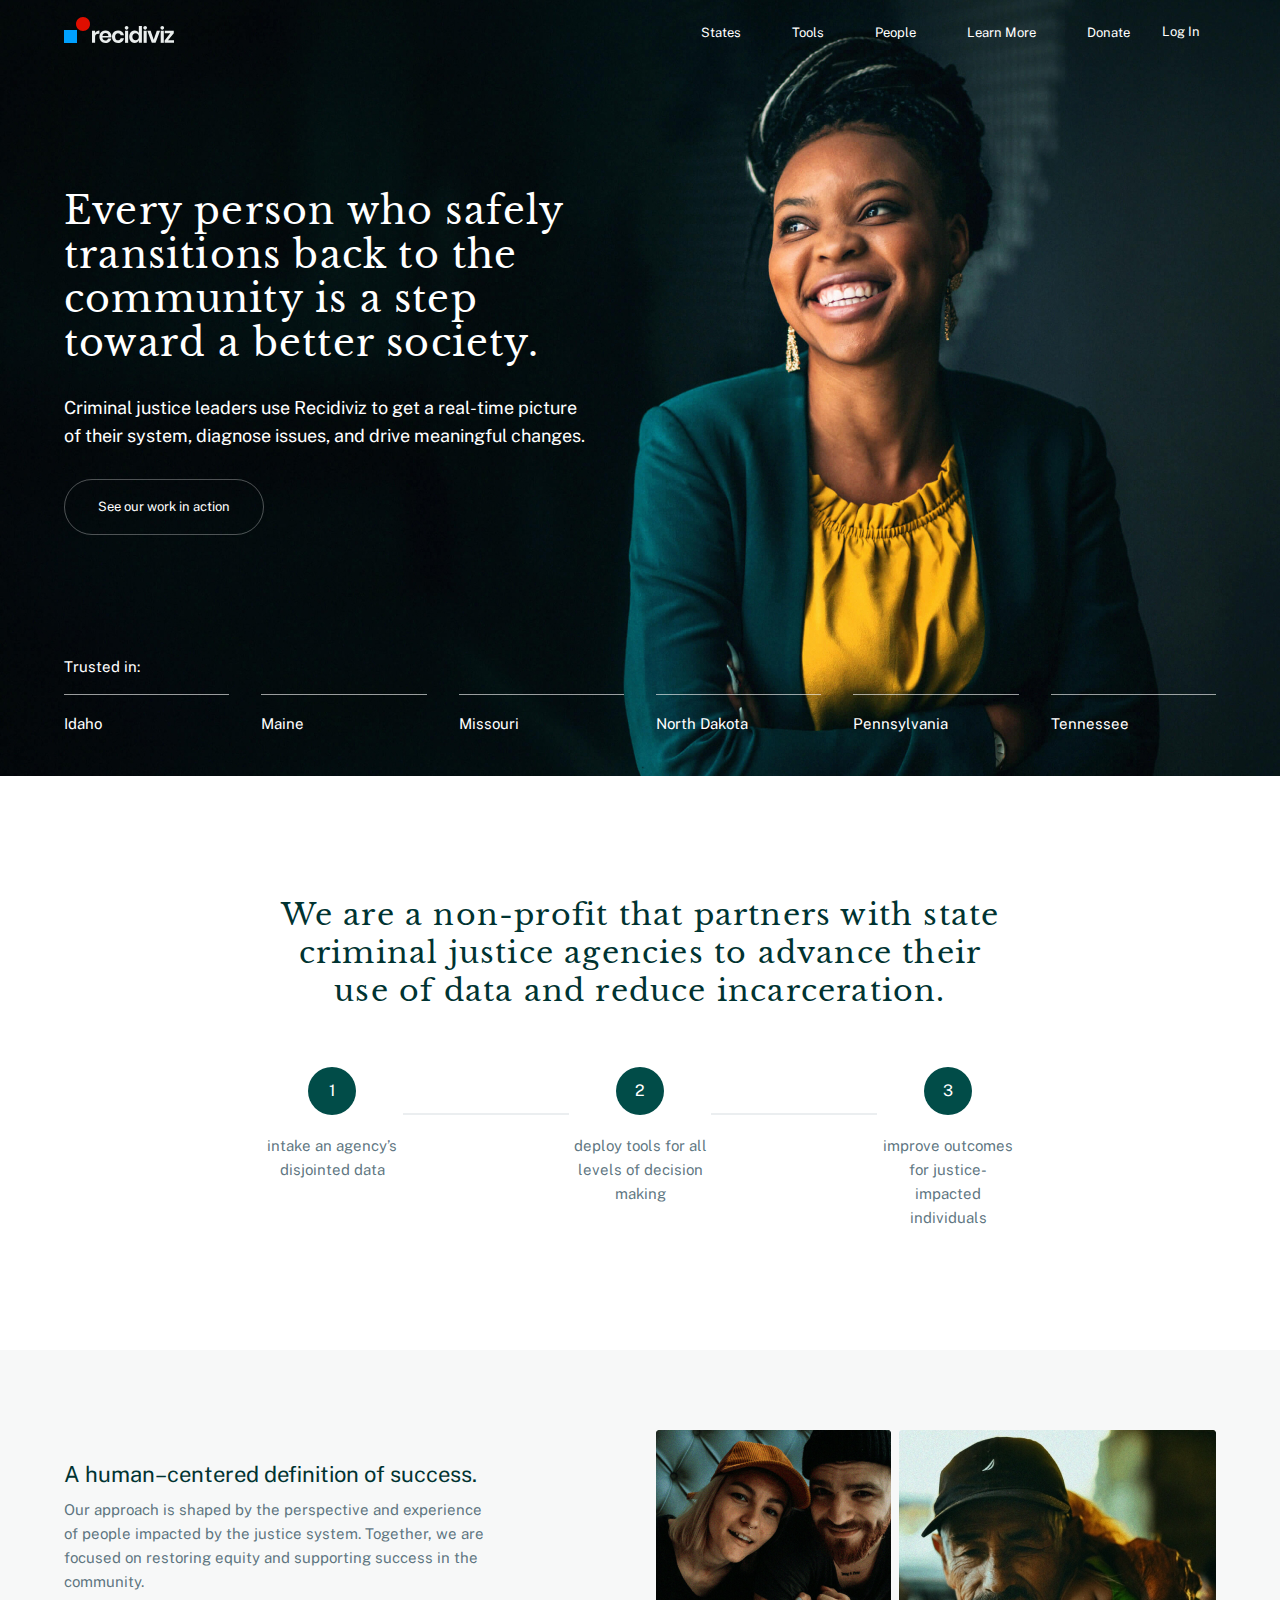
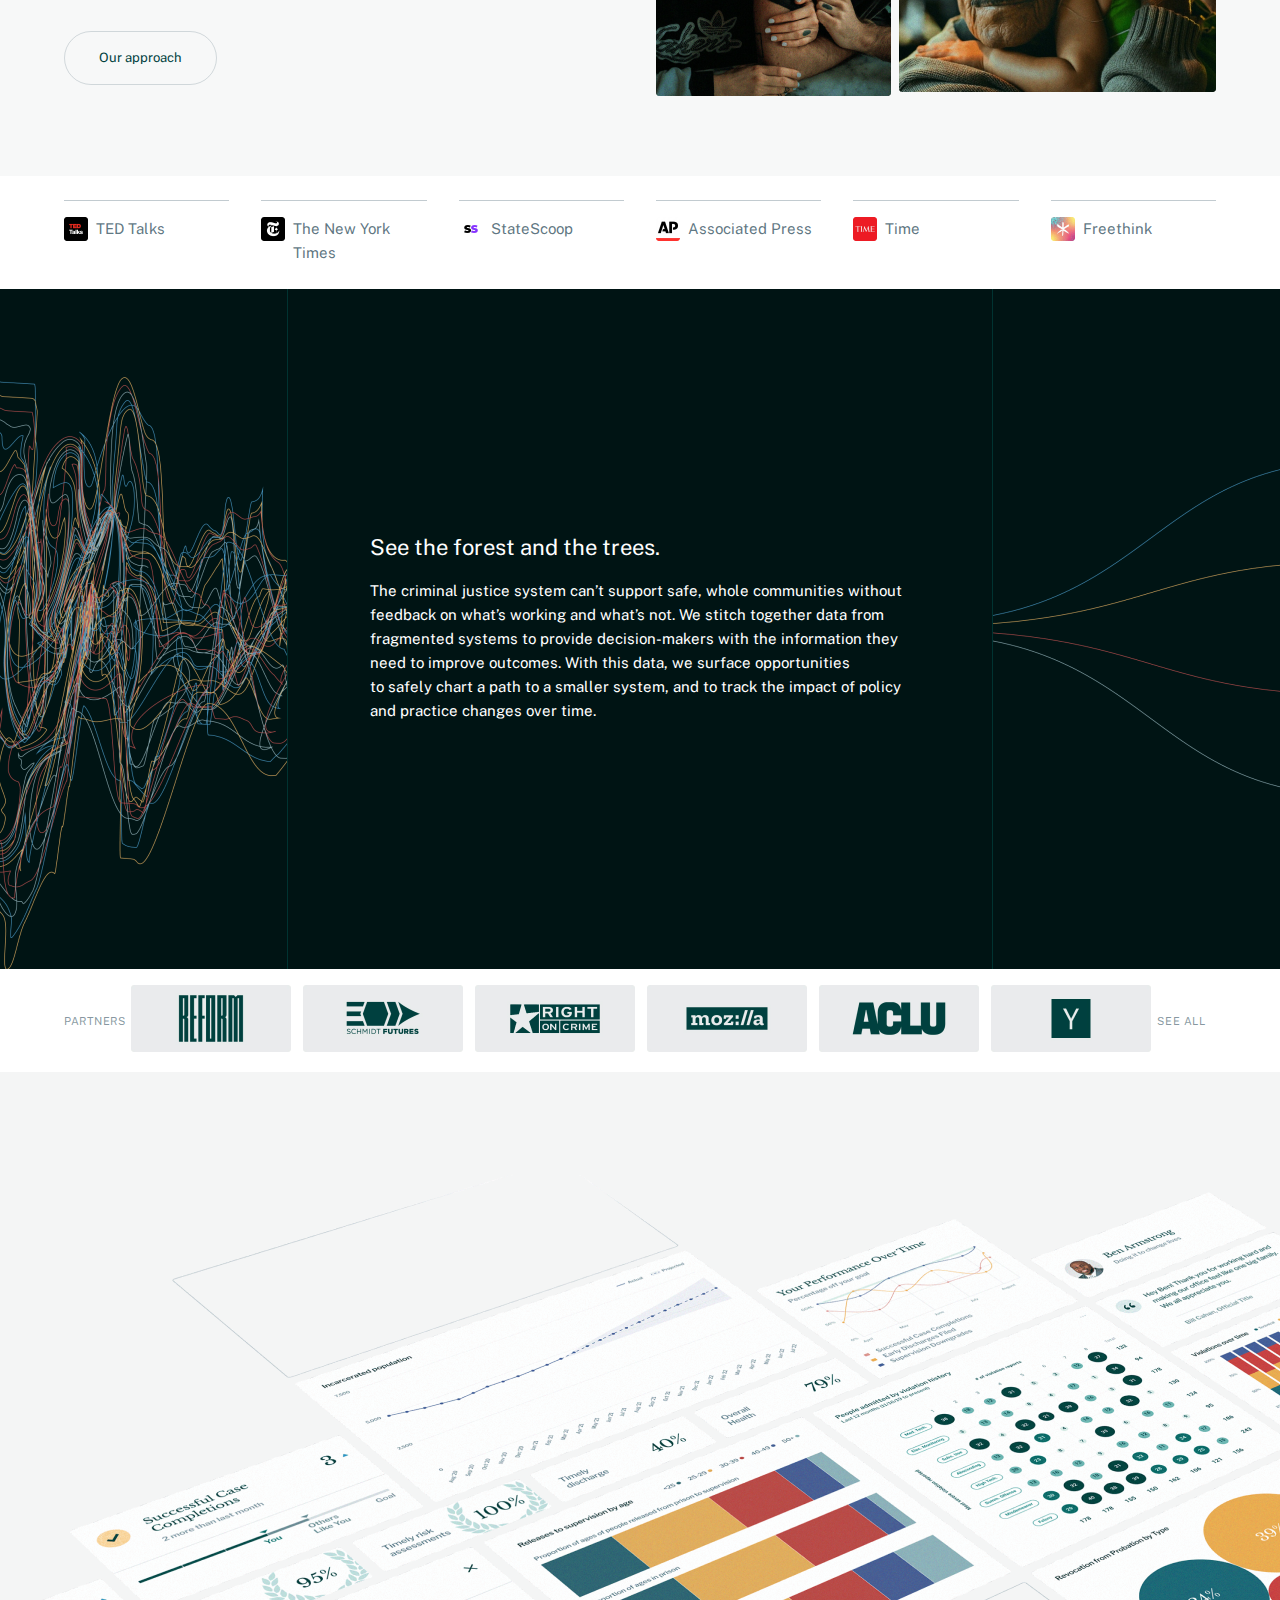
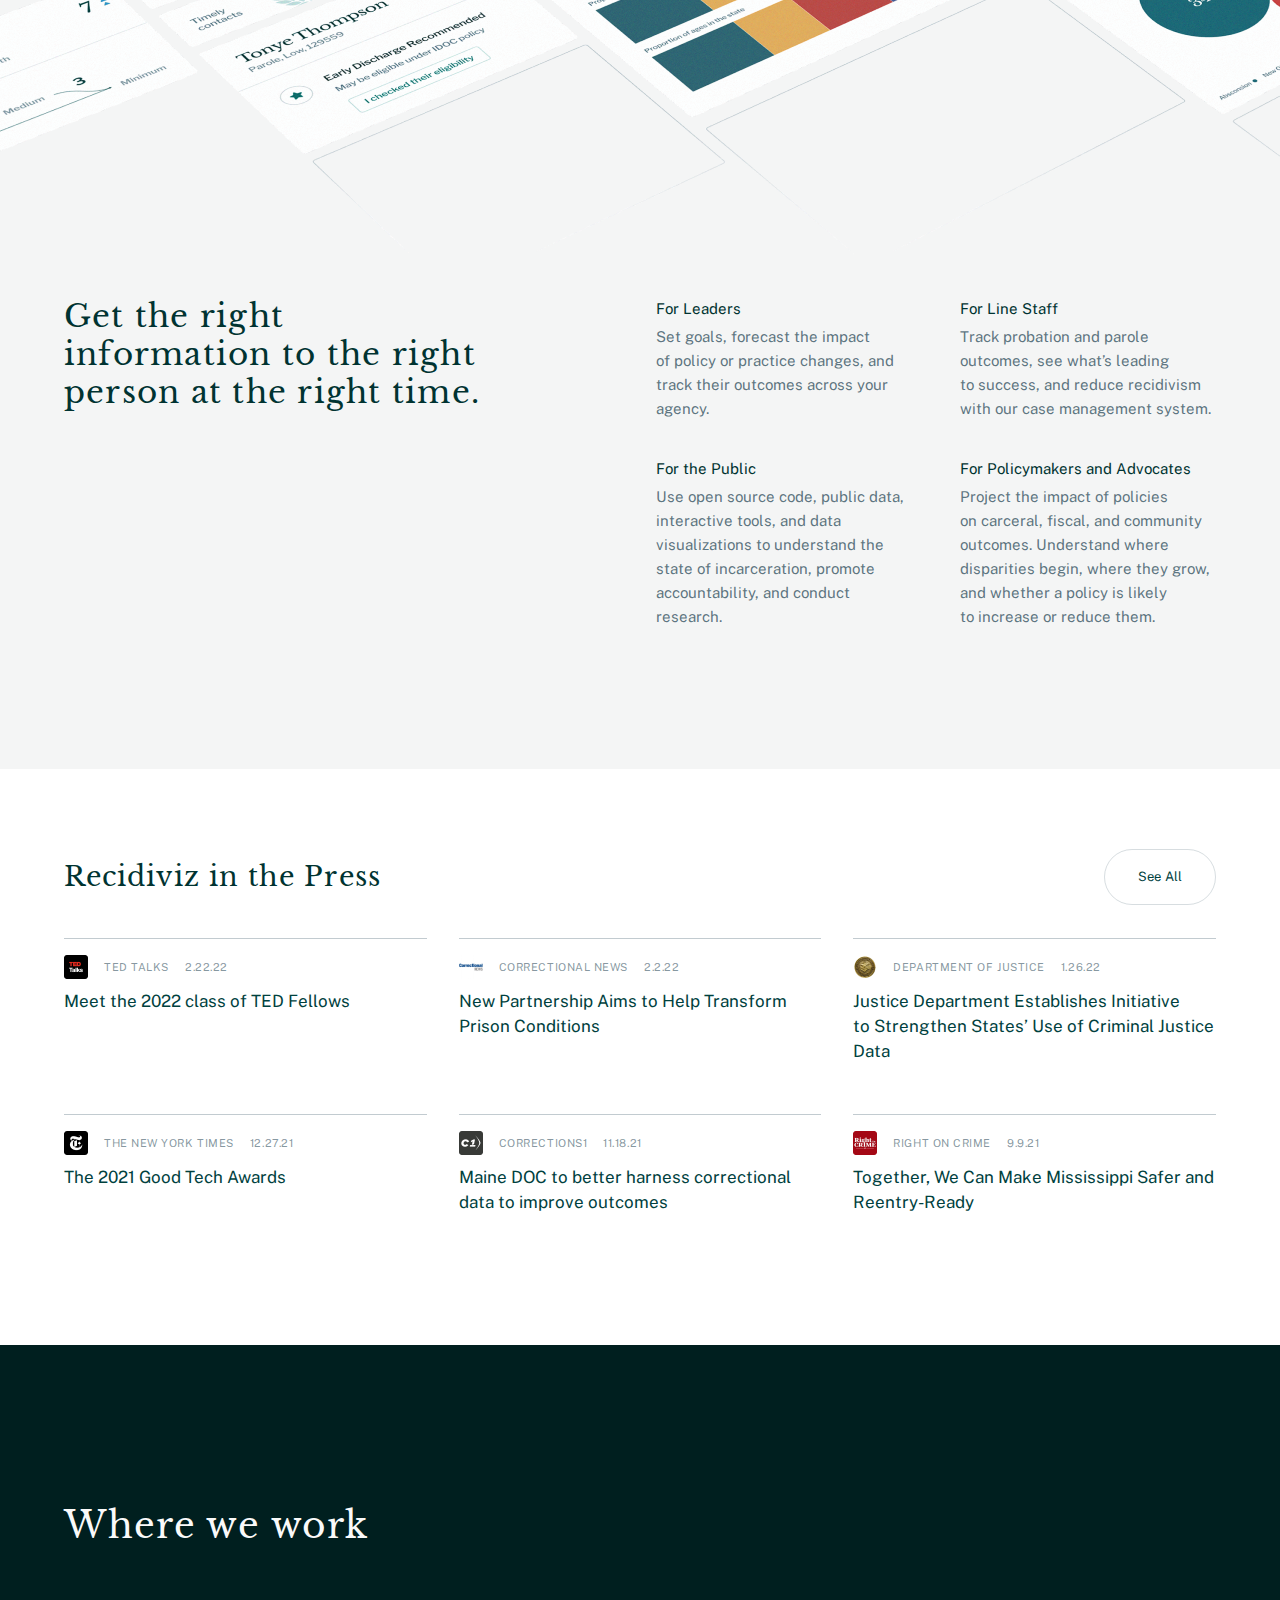
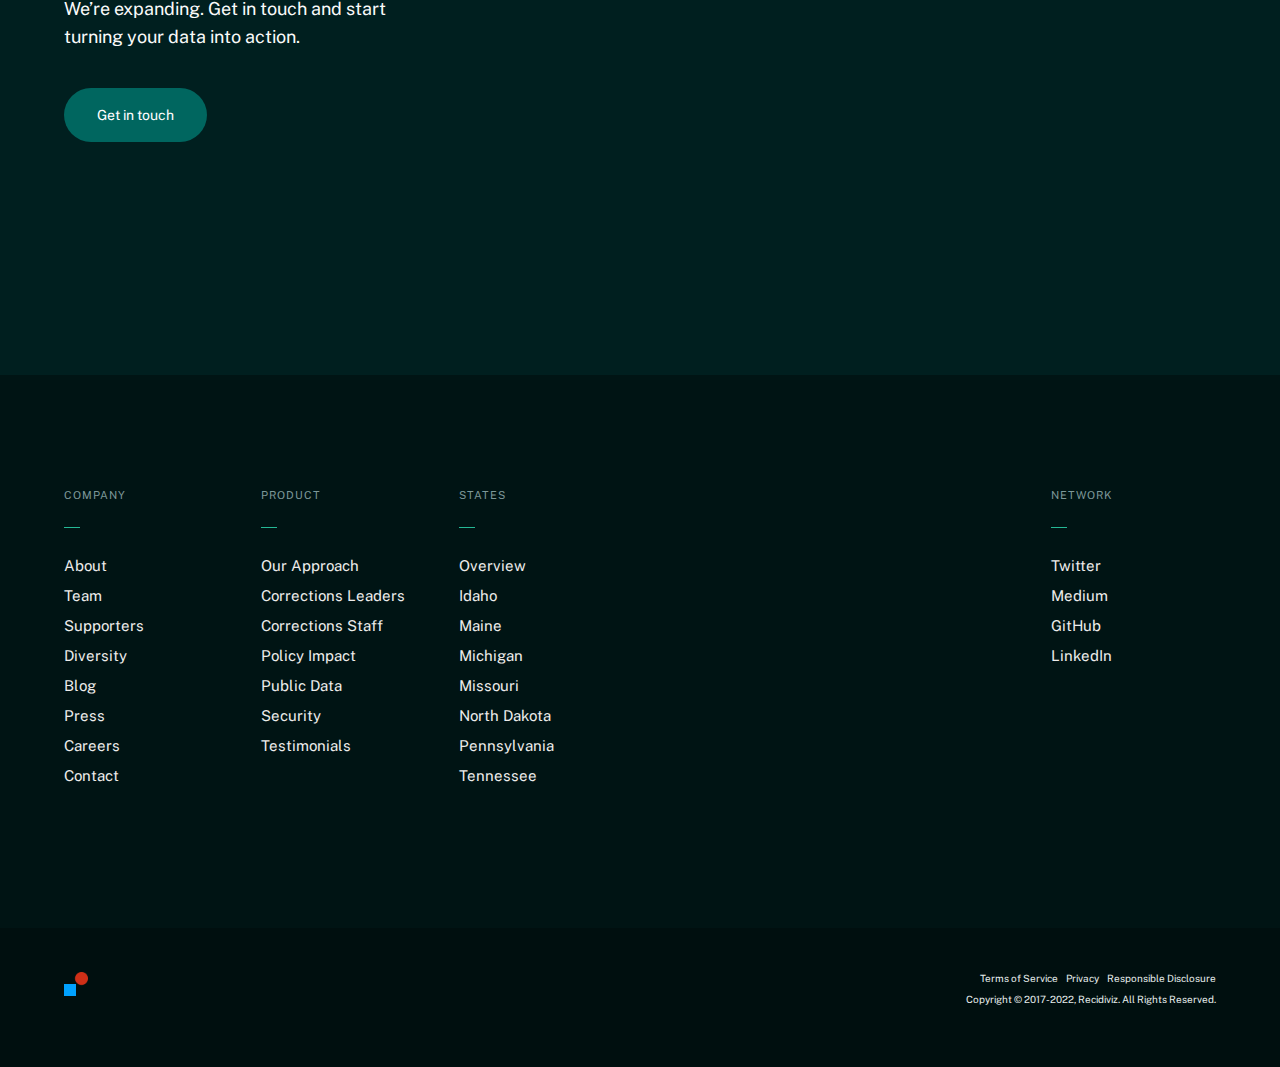
<file: index.html>
<!DOCTYPE html>
<html lang="ru" class="page">

<head>
  <meta charset="utf-8">
  <meta http-equiv="X-UA-Compatible" content="ie=edge">
  <meta name="viewport" content="width=device-width, initial-scale=1">
  <meta name="robots" content="noindex">
  <meta name="description" content="iwdath practice #7 [Responsive Web, BEM, SCSS, Gulp]">
  <meta property="og:site_name" content="Recidiviz">
  <meta property="og:url" content="https://iwdath.github.io/recidiviz/">
  <meta property="og:title" content="Recidiviz">
  <meta property="og:description" content="iwdath practice #7 [Responsive Web, BEM, SCSS, Gulp]">
  <meta property="og:image" content="https://iwdath.github.io/recidiviz/opengraph.png">
  <meta property="og:image:width" content="1200">
  <meta property="og:image:height" content="630">
  <meta property="og:image:type" content="image/png">
  <meta property="og:type" content="website">
  <meta name="twitter:card" content="summary_large_image">
  <meta name="twitter:title" content="Recidiviz">
  <meta name="twitter:description" content="iwdath practice #7 [Responsive Web, BEM, SCSS, Gulp]">
  <meta name="twitter:image" content="https://iwdath.github.io/recidiviz/opengraph.png">
  <link rel="canonical" href="https://iwdath.github.io/recidiviz/">
  <link rel="icon" href="favicon.svg" type="image/svg+xml">
  <title>Recidiviz</title>
  <link rel="preload" href="fonts/PublicSansRegular.woff2" as="font" type="font/woff2" crossorigin>
  <link rel="preload" href="fonts/LibreBaskervilleRegular.woff2" as="font" type="font/woff2" crossorigin>
  <link rel="stylesheet" href="css/vendor.css">
  <link rel="stylesheet" href="css/main.css">
  <script defer src="js/main.js"></script>
</head>

<body class="page__body">

  <div class="site-container">

    <header class="header header--position">
      <div class="container flex header__container">
        <a class="logo">
          <img src="img/logo.svg" alt="Recidiviz logo">
        </a>
        <nav class="nav flex" title="Main navigation" data-menu>
          <ul class="list-reset nav__list flex">
            <li class="nav__item"><a href="#" class="nav__link">States</a></li>
            <li class="nav__item"><a href="#" class="nav__link">Tools</a></li>
            <li class="nav__item"><a href="#" class="nav__link">People</a></li>
            <li class="nav__item"><a href="#" class="nav__link">Learn More</a></li>
            <li class="nav__item"><a href="#" class="nav__link">Donate</a></li>
          </ul>
          <a class="nav__link" href="#">Log In</a>
        </nav>
        <button class="btn-reset burger" aria-label="Открыть меню" aria-expanded="false" data-burger>
          <span class="burger__line"></span>
        </button>
      </div>
    </header>

    <main class="main">

      <section class="hero">
        <div class="hero__container container grid">
          <div class="hero__content">
            <h1 class="hero__title">
              Every person who safely transitions back to the community is a step toward a better society.
            </h1>
            <p class="hero__descr">
              Criminal justice leaders use Recidiviz to get a real-time picture of their system, diagnose issues, and drive meaningful changes.
            </p>
            <a class="btn hero__btn" href="#">See our work in action</a>
          </div>
        </div>
        <div class="container hero__bottom-container">
          <div class="hero__bottom">
            <h2 class="hero__subtitle">Trusted in:</h2>
            <ul class="list-reset hero__list grid">
              <li class="hero__item">
                <a class="hero__link" href="#">Idaho</a>
              </li>
              <li class="hero__item">
                <a class="hero__link" href="#">Maine</a>
              </li>
              <li class="hero__item">
                <a class="hero__link" href="#">Missouri</a>
              </li>
              <li class="hero__item">
                <a class="hero__link" href="#">North Dakota</a>
              </li>
              <li class="hero__item">
                <a class="hero__link" href="#">Pennsylvania</a>
              </li>
              <li class="hero__item">
                <a class="hero__link" href="#">Tennessee</a>
              </li>
            </ul>
          </div>
        </div>
      </section>

      <section class="steps">
        <div class="container">
          <h2 class="steps__title">
            We are a non-profit that partners with state criminal justice agencies to advance their use of data and reduce incarceration.
          </h2>
          <ul class="list-reset steps__list flex">
            <li class="steps__item">
              <p class="steps__descr">intake an agency’s disjointed data</p>
            </li>
            <li class="steps__item steps__item--line" aria-hidden="true"></li>
            <li class="steps__item">
              <p class="steps__descr">deploy tools for all levels of decision making</p>
            </li>
            <li class="steps__item steps__item--line" aria-hidden="true"></li>
            <li class="steps__item">
              <p class="steps__descr">improve outcomes for justice-impacted individuals</p>
            </li>
          </ul>
        </div>
      </section>

      <section class="approach">
        <div class="approach__top">
          <div class="approach__container container grid">
            <div class="approach__left">
              <h2 class="approach__title">A human–centered definition of success.</h2>
              <p class="approach__descr">
                Our approach is shaped by the perspective and experience of people impacted by the justice system. Together, we are focused on restoring equity and supporting success in the community.
              </p>
              <button class="btn-reset btn approach__btn">Our approach</button>
            </div>
            <div class="approach__right">
              <img class="approach__img" src="img/approach-1.png" srcset="img/approach-1_2x.png 2x" alt="people" loading="lazy" width="235" height="266">
              <img class="approach__img" src="img/approach-2.png" srcset="img/approach-2_2x.png 2x" alt="people" loading="lazy" width="317" height="262">
            </div>
          </div>
        </div>
        <div class="approach__bottom">
          <div class="container">
            <ul class="list-reset approach__list grid">
              <li class="approach__item">
                <a class="approach__link approach__link--ted" href="#">
                  TED Talks
                </a>
              </li>
              <li class="approach__item">
                <a class="approach__link approach__link--nyt" href="#">
                  The New York Times
                </a>
              </li>
              <li class="approach__item">
                <a class="approach__link approach__link--scoop" href="#">
                  StateScoop
                </a>
              </li>
              <li class="approach__item">
                <a class="approach__link approach__link--press" href="#">
                  Associated Press
                </a>
              </li>
              <li class="approach__item">
                <a class="approach__link approach__link--time" href="#">
                  Time
                </a>
              </li>
              <li class="approach__item">
                <a class="approach__link approach__link--freethink" href="#">
                  Freethink
                </a>
              </li>
            </ul>
          </div>
        </div>
      </section>

      <section class="info">
        <div class="info__content">
          <div class="info__text">
            <h2 class="info__title">See the forest and the trees.</h2>
            <p class="info__descr">
              The criminal justice system can’t support safe, whole communities without feedback on what’s working and what’s not. We stitch together data from fragmented systems to provide decision-makers with the information they need to improve outcomes. With this data, we surface opportunities to safely chart a path to a smaller system, and to track the impact of policy and practice changes over time.
            </p>
          </div>
        </div>
      </section>

      <section class="partners">
        <div class="container partners__container flex">
          <h2 class="partners__title">Partners</h2>
          <ul class="list-reset partners__list">
            <li class="partners__item">
              <a class="partners__link" href="#" target="_blank">
                <img class="partners__logo" src="img/partners-1.jpg" loading="lazy" width="160" height="67" alt="Reform logo">
              </a>
            </li>
            <li class="partners__item">
              <a class="partners__link" href="#" target="_blank">
                <img class="partners__logo" src="img/partners-2.jpg" loading="lazy" width="160" height="67" alt="Schmidt Futures logo">
              </a>
            </li>
            <li class="partners__item">
              <a class="partners__link" href="#" target="_blank">
                <img class="partners__logo" src="img/partners-3.jpg" loading="lazy" width="160" height="67" alt="Right on crime logo">
              </a>
            </li>
            <li class="partners__item">
              <a class="partners__link" href="#" target="_blank">
                <img class="partners__logo" src="img/partners-4.jpg" loading="lazy" width="160" height="67" alt="Mozilla logo">
              </a>
            </li>
            <li class="partners__item">
              <a class="partners__link" href="#" target="_blank">
                <img class="partners__logo" src="img/partners-5.jpg" loading="lazy" width="160" height="67" alt="Aclu logo">
              </a>
            </li>
            <li class="partners__item">
              <a class="partners__link" href="#" target="_blank">
                <img class="partners__logo" src="img/partners-6.jpg" loading="lazy" width="160" height="67" alt="Y logo">
              </a>
            </li>
          </ul>
          <a class="partners__more" href="#">See All</a>
        </div>
      </section>

      <div class="graphics">
        <img class="graphics" src="img/graphics.png" srcset="img/graphics_2x.png 2x" aria-hidden="true" alt="">
      </div>

      <section class="information">
        <div class="container grid">
          <div class="information__text">
            <h2 class="information__title">
              Get the right information to the right person at the right time.
            </h2>
          </div>
          <ul class="list-reset information__list">
            <li class="information__item">
              <h3 class="information__subtitle">For Leaders</h3>
              <p class="information__descr">
                Set goals, forecast the impact of policy or practice changes, and track their outcomes across your agency.
              </p>
            </li>
            <li class="information__item">
              <h3 class="information__subtitle">For Line Staff</h3>
              <p class="information__descr">
                Track probation and parole outcomes, see what’s leading to success, and reduce recidivism with our case management system.
              </p>
            </li>
            <li class="information__item">
              <h3 class="information__subtitle">For the Public</h3>
              <p class="information__descr">
                Use open source code, public data, interactive tools, and data visualizations to understand the state of incarceration, promote accountability, and conduct research.
              </p>
            </li>
            <li class="information__item">
              <h3 class="information__subtitle">For Policymakers and Advocates</h3>
              <p class="information__descr">
                Project the impact of policies on carceral, fiscal, and community outcomes. Understand where disparities begin, where they grow, and whether a policy is likely to increase or reduce them.
              </p>
            </li>
          </ul>
        </div>
      </section>

      <section class="press">
        <div class="container">
          <div class="press__top">
            <h2 class="press__title">Recidiviz in the Press</h2>
            <a class="btn press__link" href="#">See All</a>
          </div>
          <ul class="list-reset press__list grid">
            <li class="press__item">
              <article class="press-card">
                <div class="press-card__top">
                  <div class="press-card__author press-card__author--ted">TED Talks</div>
                  <time class="press-card__date" datetime="2022-02-22">2.22.22</time>
                </div>
                <h3 class="press-card__title">
                  <a class="press-card__link" href="#">Meet the 2022 class of TED Fellows</a>
                </h3>
              </article>
            </li>
            <li class="press__item">
              <article class="press-card">
                <div class="press-card__top">
                  <div class="press-card__author press-card__author--corr">Correctional News</div>
                  <time class="press-card__date" datetime="2022-02-02">2.2.22</time>
                </div>
                <h3 class="press-card__title">
                  <a class="press-card__link" href="#">
                    New Partnership Aims to Help Transform Prison Conditions
                  </a>
                </h3>
              </article>
            </li>
            <li class="press__item">
              <article class="press-card">
                <div class="press-card__top">
                  <div class="press-card__author press-card__author--justice">Department of Justice</div>
                  <time class="press-card__date" datetime="2022-01-26">1.26.22</time>
                </div>
                <h3 class="press-card__title">
                  <a class="press-card__link" href="#">
                    Justice Department Establishes Initiative to Strengthen States’ Use of Criminal Justice Data
                  </a>
                </h3>
              </article>
            </li>
            <li class="press__item">
              <article class="press-card">
                <div class="press-card__top">
                  <div class="press-card__author press-card__author--nyt">The New York Times</div>
                  <time class="press-card__date" datetime="2021-12-27">12.27.21</time>
                </div>
                <h3 class="press-card__title">
                  <a class="press-card__link" href="#">The 2021 Good Tech Awards</a>
                </h3>
              </article>
            </li>
            <li class="press__item">
              <article class="press-card">
                <div class="press-card__top">
                  <div class="press-card__author press-card__author--corr1">Corrections1</div>
                  <time class="press-card__date" datetime="2021-11-18">11.18.21</time>
                </div>
                <h3 class="press-card__title">
                  <a class="press-card__link" href="#">
                    Maine DOC to better harness correctional data to improve outcomes
                  </a>
                </h3>
              </article>
            </li>
            <li class="press__item">
              <article class="press-card">
                <div class="press-card__top">
                  <div class="press-card__author press-card__author--crime">Right on Crime</div>
                  <time class="press-card__date" datetime="2021-09-09">9.9.21</time>
                </div>
                <h3 class="press-card__title">
                  <a class="press-card__link" href="#">
                    Together, We Can Make Mississippi Safer and Reentry-Ready
                  </a>
                </h3>
              </article>
            </li>
          </ul>
        </div>
      </section>

      <section class="where">
        <div class="where__container container grid">
          <div class="where__content">
            <h2 class="where__title">Where we work</h2>
            <p class="where__descr">
              We’re expanding. Get in touch and start turning your data into action.
            </p>
            <button class="btn-reset where__btn btn">Get in touch</button>
          </div>
          <img class="where__map" src="img/map.svg" loading="lazy" width="461" height="342" alt="Map">
        </div>
      </section>

    </main>

    <footer class="footer">
      <div class="footer__top">
        <div class="footer__top-container container grid">
          <div class="footer__column">
            <h2 class="footer__title">Company</h2>
            <ul class="list-reset footer__list">
              <li class="footer__item">
                <a class="footer__link" href="#">About</a>
              </li>
              <li class="footer__item">
                <a class="footer__link" href="#">Team</a>
              </li>
              <li class="footer__item">
                <a class="footer__link" href="#">Supporters</a>
              </li>
              <li class="footer__item">
                <a class="footer__link" href="#">Diversity</a>
              </li>
              <li class="footer__item">
                <a class="footer__link" href="#">Blog</a>
              </li>
              <li class="footer__item">
                <a class="footer__link" href="#">Press</a>
              </li>
              <li class="footer__item">
                <a class="footer__link" href="#">Careers</a>
              </li>
              <li class="footer__item">
                <a class="footer__link" href="#">Contact</a>
              </li>
            </ul>
          </div>
          <div class="footer__column">
            <h2 class="footer__title">Product</h2>
            <ul class="list-reset footer__list">
              <li class="footer__item">
                <a class="footer__link" href="#">Our Approach</a>
              </li>
              <li class="footer__item">
                <a class="footer__link" href="#">Corrections Leaders</a>
              </li>
              <li class="footer__item">
                <a class="footer__link" href="#">Corrections Staff</a>
              </li>
              <li class="footer__item">
                <a class="footer__link" href="#">Policy Impact</a>
              </li>
              <li class="footer__item">
                <a class="footer__link" href="#">Public Data</a>
              </li>
              <li class="footer__item">
                <a class="footer__link" href="#">Security</a>
              </li>
              <li class="footer__item">
                <a class="footer__link" href="#">Testimonials</a>
              </li>
            </ul>
          </div>
          <div class="footer__column">
            <h2 class="footer__title">States</h2>
            <ul class="list-reset footer__list">
              <li class="footer__item">
                <a class="footer__link" href="#">Overview</a>
              </li>
              <li class="footer__item">
                <a class="footer__link" href="#">Idaho</a>
              </li>
              <li class="footer__item">
                <a class="footer__link" href="#">Maine</a>
              </li>
              <li class="footer__item">
                <a class="footer__link" href="#">Michigan</a>
              </li>
              <li class="footer__item">
                <a class="footer__link" href="#">Missouri</a>
              </li>
              <li class="footer__item">
                <a class="footer__link" href="#">North Dakota</a>
              </li>
              <li class="footer__item">
                <a class="footer__link" href="#">Pennsylvania</a>
              </li>
              <li class="footer__item">
                <a class="footer__link" href="#">Tennessee</a>
              </li>
            </ul>
          </div>
          <div class="footer__column">
            <h2 class="footer__title">Network</h2>
            <ul class="list-reset footer__list">
              <li class="footer__item">
                <a class="footer__link" href="#">Twitter</a>
              </li>
              <li class="footer__item">
                <a class="footer__link" href="#">Medium</a>
              </li>
              <li class="footer__item">
                <a class="footer__link" href="#">GitHub</a>
              </li>
              <li class="footer__item">
                <a class="footer__link" href="#">LinkedIn</a>
              </li>
            </ul>
          </div>
        </div>
      </div>
      <div class="footer__bottom">
        <div class="container footer__bottom-container">
          <a class="footer__logo">
            <img src="img/logo-footer.svg" width="24" height="24" alt="Logo">
          </a>
          <div class="footer__text">
            <ul class="list-reset footer__sublist">
              <li class="footer__sublist-item">
                <a class="footer__sublist-link" href="#">Terms of Service</a>
              </li>
              <li class="footer__sublist-item">
                <a class="footer__sublist-link" href="#">Privacy</a>
              </li>
              <li class="footer__sublist-item">
                <a class="footer__sublist-link" href="#">Responsible Disclosure</a>
              </li>
            </ul>
            <div class="footer__copy">Copyright © 2017-2022, Recidiviz. All Rights Reserved.</div>
          </div>
        </div>
      </div>
    </footer>

  </div>

</body>
</html>
</file>
<file: css/main.css>
/* stylelint-disable alpha-value-notation */
/* stylelint-disable color-function-notation */
:root {
  --font-family: "PublicSans", sans-serif;
  --second-family: "LibreBaskerville", sans-serif;
  --content-width: 1152px;
  --container-offset: 15px;
  --container-width: calc(var(--content-width) + (var(--container-offset) * 2));
  --offset: 32px;
  --main-size: 13px;
  --second-size: 15px;
  --light-color: #fff;
  --accent-color: #00a1ff;
  --active-color: #e00e00;
  --text-color: 53, 83, 98;
  --dark-color: #003331;
}

/* stylelint-disable */
/* stylelint-disable */
/* stylelint-disable */
.custom-checkbox__field:checked + .custom-checkbox__content::after {
  opacity: 1;
}

.custom-checkbox__field:focus + .custom-checkbox__content::before {
  outline: 2px solid #f00;
  outline-offset: 2px;
}

.custom-checkbox__field:disabled + .custom-checkbox__content {
  opacity: 0.4;
  pointer-events: none;
}

/* stylelint-disable */
/* stylelint-disable */
/* stylelint-disable value-keyword-case */
@font-face {
  font-family: "PublicSans";
  src: url("../fonts/../fonts/PublicSansRegular.woff2") format("woff2");
  font-weight: 400;
  font-display: swap;
  font-style: normal;
}
@font-face {
  font-family: "LibreBaskerville";
  src: url("../fonts/../fonts/LibreBaskervilleRegular.woff2") format("woff2");
  font-weight: 400;
  font-display: swap;
  font-style: normal;
}
html {
  -webkit-box-sizing: border-box;
  box-sizing: border-box;
}

*,
*::before,
*::after {
  -webkit-box-sizing: inherit;
  box-sizing: inherit;
}

.page {
  height: 100%;
  font-family: var(--font-family);
  -webkit-text-size-adjust: 100%;
}

.page__body {
  margin: 0;
  min-width: 280px;
  min-height: 100%;
  font-size: 16px;
}

img {
  height: auto;
  max-width: 100%;
  -o-object-fit: cover;
  object-fit: cover;
}

a {
  text-decoration: none;
}

.site-container {
  overflow: hidden;
}

.is-hidden {
  display: none !important; /* stylelint-disable-line declaration-no-important */
}

.btn-reset {
  border: none;
  padding: 0;
  background-color: transparent;
  cursor: pointer;
}

.list-reset {
  list-style: none;
  margin: 0;
  padding: 0;
}

.input-reset {
  -webkit-appearance: none;
  -moz-appearance: none;
  appearance: none;
  border: none;
  border-radius: 0;
  background-color: #fff;
}
.input-reset::-webkit-search-decoration, .input-reset::-webkit-search-cancel-button, .input-reset::-webkit-search-results-button, .input-reset::-webkit-search-results-decoration {
  display: none;
}

.visually-hidden {
  position: absolute;
  overflow: hidden;
  margin: -1px;
  border: 0;
  padding: 0;
  width: 1px;
  height: 1px;
  clip: rect(0 0 0 0);
}

.container {
  margin: 0 auto;
  padding: 0 var(--container-offset);
  max-width: var(--container-width);
}

.js-focus-visible :focus:not(.focus-visible) {
  outline: none;
}

.centered {
  text-align: center;
}

.dis-scroll {
  position: fixed;
  left: 0;
  top: 0;
  overflow: hidden;
  width: 100%;
  height: 100vh;
  -ms-scroll-chaining: none;
  overscroll-behavior: none;
}

.page--ios .dis-scroll {
  position: relative;
}

.flex {
  display: -webkit-box;
  display: -ms-flexbox;
  display: flex;
}

.grid {
  display: -ms-grid;
  display: grid;
  -webkit-column-gap: var(--offset);
  -moz-column-gap: var(--offset);
  column-gap: var(--offset);
  -ms-grid-columns: (1fr)[12];
  grid-template-columns: repeat(12, 1fr);
}
@media (max-width: 768px) {
  .grid {
    -ms-grid-columns: (1fr)[4];
    grid-template-columns: repeat(4, 1fr);
  }
}

.graphics {
  padding-top: 44px;
  width: 100%;
  background-color: #f4f5f5;
}
@media (max-width: 576px) {
  .graphics {
    padding-top: 20px;
  }
}

.burger {
  --burger-width: 30px;
  --burger-height: 30px;
  --burger-line-height: 2px;
  position: relative;
  border: none;
  padding: 0;
  width: var(--burger-width);
  height: var(--burger-height);
  color: #000;
  background-color: transparent;
  cursor: pointer;
  /* stylelint-disable-next-line order/order */
  --burger-height: 20px;
  display: none;
  color: var(--light-color);
}
.burger::before, .burger::after {
  content: "";
  position: absolute;
  left: 0;
  width: 100%;
  height: var(--burger-line-height);
  background-color: currentColor;
  -webkit-transition: top 0.3s ease-in-out, -webkit-transform 0.3s ease-in-out;
  transition: top 0.3s ease-in-out, -webkit-transform 0.3s ease-in-out;
  transition: transform 0.3s ease-in-out, top 0.3s ease-in-out;
  transition: transform 0.3s ease-in-out, top 0.3s ease-in-out, -webkit-transform 0.3s ease-in-out;
}
.burger::before {
  top: 0;
}
.burger::after {
  top: calc(100% - var(--burger-line-height));
}
.burger__line {
  position: absolute;
  left: 0;
  top: 50%;
  width: 100%;
  height: var(--burger-line-height);
  background-color: currentColor;
  -webkit-transform: translateY(-50%);
  -ms-transform: translateY(-50%);
  transform: translateY(-50%);
  -webkit-transition: -webkit-transform 0.3s ease-in-out;
  transition: -webkit-transform 0.3s ease-in-out;
  transition: transform 0.3s ease-in-out;
  transition: transform 0.3s ease-in-out, -webkit-transform 0.3s ease-in-out;
}
.burger--active::before {
  top: 50%;
  -webkit-transform: rotate(45deg);
  -ms-transform: rotate(45deg);
  transform: rotate(45deg);
  -webkit-transition: top 0.3s ease-in-out, -webkit-transform 0.3s ease-in-out;
  transition: top 0.3s ease-in-out, -webkit-transform 0.3s ease-in-out;
  transition: transform 0.3s ease-in-out, top 0.3s ease-in-out;
  transition: transform 0.3s ease-in-out, top 0.3s ease-in-out, -webkit-transform 0.3s ease-in-out;
}
.burger--active::after {
  top: 50%;
  -webkit-transform: rotate(-45deg);
  -ms-transform: rotate(-45deg);
  transform: rotate(-45deg);
  -webkit-transition: top 0.3s ease-in-out, -webkit-transform 0.3s ease-in-out;
  transition: top 0.3s ease-in-out, -webkit-transform 0.3s ease-in-out;
  transition: transform 0.3s ease-in-out, top 0.3s ease-in-out;
  transition: transform 0.3s ease-in-out, top 0.3s ease-in-out, -webkit-transform 0.3s ease-in-out;
}
.burger--active .burger__line {
  -webkit-transform: scale(0);
  -ms-transform: scale(0);
  transform: scale(0);
  -webkit-transition: -webkit-transform 0.3s ease-in-out;
  transition: -webkit-transform 0.3s ease-in-out;
  transition: transform 0.3s ease-in-out;
  transition: transform 0.3s ease-in-out, -webkit-transform 0.3s ease-in-out;
}
@media (max-width: 768px) {
  .burger {
    display: block;
  }
}

/* stylelint-disable alpha-value-notation */
/* stylelint-disable color-function-notation */
.btn {
  display: -webkit-inline-box;
  display: -ms-inline-flexbox;
  display: inline-flex;
  -webkit-box-align: center;
  -ms-flex-align: center;
  align-items: center;
  -webkit-box-pack: center;
  -ms-flex-pack: center;
  justify-content: center;
  border: 1px solid rgba(255, 255, 255, 0.3);
  border-radius: 80px;
  padding: 17px 33px;
  font-weight: 400;
  font-size: var(--main-size);
  line-height: 20px;
  letter-spacing: 0.02px;
  text-align: center;
  color: var(--light-color);
  -webkit-transition: background-color 0.3s ease-in-out, border-color 0.3s ease-in-out, color 0.3s ease-in-out;
  transition: background-color 0.3s ease-in-out, border-color 0.3s ease-in-out, color 0.3s ease-in-out;
  /* stylelint-disable-next-line order/order */
}
.btn:focus {
  outline: none;
}
@media (any-hover: hover) {
  .btn:hover {
    border-color: var(--accent-color);
    color: var(--light-color);
    background-color: var(--accent-color);
  }
}
.btn:active {
  border-color: var(--active-color);
  color: var(--light-color);
  background-color: var(--active-color);
}
.btn.focus-visible {
  border-color: var(--active-color);
}

.header {
  padding: 17px 0;
}
.header__container {
  -webkit-box-align: center;
  -ms-flex-align: center;
  align-items: center;
  -webkit-box-pack: justify;
  -ms-flex-pack: justify;
  justify-content: space-between;
}
.header--position {
  position: absolute;
  left: 0;
  top: 0;
  z-index: 10;
  width: 100%;
}

.nav {
  -webkit-box-align: center;
  -ms-flex-align: center;
  align-items: center;
  padding-right: 16px;
  /* stylelint-disable-next-line order/order */
}
.nav__list {
  -webkit-box-align: center;
  -ms-flex-align: center;
  align-items: center;
  margin-right: 32px;
  gap: 51px;
}
@media (max-width: 768px) {
  .nav__list {
    -webkit-box-orient: vertical;
    -webkit-box-direction: normal;
    -ms-flex-direction: column;
    flex-direction: column;
    -webkit-box-align: start;
    -ms-flex-align: start;
    align-items: flex-start;
    margin-right: 0;
  }
}
.nav__link {
  font-weight: 400;
  font-size: var(--main-size);
  color: var(--light-color);
  -webkit-transition: color 0.3s ease-in-out;
  transition: color 0.3s ease-in-out;
  /* stylelint-disable-next-line order/order */
}
.nav__link:focus {
  outline: none;
}
@media (any-hover: hover) {
  .nav__link:hover {
    color: var(--accent-color);
  }
}
.nav__link:active {
  color: var(--active-color);
}
.nav__link.focus-visible {
  outline: 1px solid var(--active-color);
  outline-offset: 3px;
}
@media (max-width: 768px) {
  .nav__link {
    font-size: 16px;
  }
}
@media (max-width: 768px) {
  .nav {
    position: fixed;
    left: 0;
    top: 0;
    z-index: 100;
    -webkit-box-orient: vertical;
    -webkit-box-direction: normal;
    -ms-flex-direction: column;
    flex-direction: column;
    -webkit-box-align: start;
    -ms-flex-align: start;
    align-items: flex-start;
    overflow-y: auto;
    padding: var(--offset);
    width: 60%;
    height: 100vh;
    background-color: #001414;
    visibility: hidden;
    -webkit-transform: translateX(-100%);
    -ms-transform: translateX(-100%);
    transform: translateX(-100%);
    -webkit-transition: visibility 0.3s ease-in-out, -webkit-transform 0.3s ease-in-out;
    transition: visibility 0.3s ease-in-out, -webkit-transform 0.3s ease-in-out;
    transition: transform 0.3s ease-in-out, visibility 0.3s ease-in-out;
    transition: transform 0.3s ease-in-out, visibility 0.3s ease-in-out, -webkit-transform 0.3s ease-in-out;
    gap: 51px;
  }
}
@media (max-width: 768px) and (max-width: 375px) {
  .nav {
    width: 80%;
  }
}
.nav.menu--active {
  visibility: visible;
  -webkit-transform: none;
  -ms-transform: none;
  transform: none;
}

/* stylelint-disable alpha-value-notation */
/* stylelint-disable color-function-notation */
.hero {
  display: -webkit-box;
  display: -ms-flexbox;
  display: flex;
  -webkit-box-orient: vertical;
  -webkit-box-direction: normal;
  -ms-flex-direction: column;
  flex-direction: column;
  -webkit-box-pack: justify;
  -ms-flex-pack: justify;
  justify-content: space-between;
  padding-top: 189px;
  padding-bottom: 40px;
  min-height: 776px;
  color: var(--light-color);
  background-image: url("../img/hero-bg.jpg");
  background-position: center;
  background-size: cover;
  background-repeat: no-repeat;
}
.hero__container {
  margin-bottom: 60px;
}
.hero__content {
  -ms-grid-column-span: 6;
  grid-column: 6 span;
}
@media (max-width: 768px) {
  .hero__content {
    -ms-grid-column-span: 3;
    grid-column: 3 span;
  }
}
@media (max-width: 375px) {
  .hero__content {
    -ms-grid-column-span: 4;
    grid-column: 4 span;
    text-align: center;
  }
}
.hero__title {
  margin: 0;
  margin-bottom: 29px;
  font-family: var(--second-family);
  font-weight: 400;
  font-size: 38px;
  line-height: 44px;
  letter-spacing: 1.2px;
}
@media (max-width: 1024px) {
  .hero__title {
    font-size: 32px;
    line-height: 40px;
  }
}
.hero__descr {
  margin: 0;
  margin-bottom: 29px;
  font-weight: 400;
  font-size: 18px;
  line-height: 28px;
}
.hero__bottom-container {
  width: 100%;
}
.hero__subtitle {
  margin: 0;
  margin-bottom: 15px;
  font-weight: 400;
  font-size: 15px;
  line-height: 24px;
}
@media (max-width: 375px) {
  .hero__subtitle {
    margin-bottom: var(--offset);
  }
}
@media (max-width: 768px) {
  .hero__list {
    -ms-grid-columns: (1fr)[3];
    grid-template-columns: repeat(3, 1fr);
    row-gap: var(--offset);
  }
}
@media (max-width: 768px) {
  .hero__list {
    -ms-grid-columns: (1fr)[2];
    grid-template-columns: repeat(2, 1fr);
  }
}
@media (max-width: 375px) {
  .hero__list {
    -ms-grid-columns: 1fr;
    grid-template-columns: 1fr;
    row-gap: 16px;
  }
}
.hero__item {
  -ms-grid-column-span: 2;
  grid-column: 2 span;
}
@media (max-width: 768px) {
  .hero__item {
    -ms-grid-column-span: 1;
    grid-column: 1 span;
  }
}
.hero__link {
  display: block;
  border-top: 1px solid rgba(255, 255, 255, 0.6);
  padding-top: 17px;
  font-weight: 400;
  font-size: 15px;
  line-height: 24px;
  color: inherit;
  -webkit-transition: color 0.3s ease-in-out, border-color 0.3s ease-in-out;
  transition: color 0.3s ease-in-out, border-color 0.3s ease-in-out;
  /* stylelint-disable-next-line order/order */
}
.hero__link:focus {
  outline: none;
}
@media (any-hover: hover) {
  .hero__link:hover {
    border-color: var(--accent-color);
    color: var(--accent-color);
  }
}
.hero__link:active {
  border-color: var(--active-color);
  color: var(--active-color);
}
.hero__link.focus-visible {
  border-color: var(--active-color);
}
@media (max-width: 576px) {
  .hero {
    padding-top: 120px;
  }
}

/* stylelint-disable color-function-notation */
.steps {
  padding: 120px 0;
  background-color: var(--light-color);
}
.steps__title {
  margin: 0 auto;
  margin-bottom: 57px;
  max-width: 720px;
  font-family: var(--second-family);
  font-weight: 400;
  font-size: 30px;
  line-height: 38px;
  letter-spacing: 1.2px;
  text-align: center;
  color: var(--dark-color);
}
@media (max-width: 768px) {
  .steps__title {
    font-size: 24px;
    line-height: 32px;
  }
}
.steps__list {
  counter-reset: steps;
  -webkit-box-pack: justify;
  -ms-flex-pack: justify;
  justify-content: space-between;
  margin: 0 auto;
  max-width: 758px;
}
@media (max-width: 576px) {
  .steps__list {
    -webkit-box-orient: vertical;
    -webkit-box-direction: normal;
    -ms-flex-direction: column;
    flex-direction: column;
    gap: 16px;
  }
}
.steps__item {
  display: -webkit-box;
  display: -ms-flexbox;
  display: flex;
  -webkit-box-orient: vertical;
  -webkit-box-direction: normal;
  -ms-flex-direction: column;
  flex-direction: column;
  -webkit-box-align: center;
  -ms-flex-align: center;
  align-items: center;
}
.steps__item::before {
  counter-increment: steps;
  content: counter(steps);
  display: -webkit-box;
  display: -ms-flexbox;
  display: flex;
  -webkit-box-align: center;
  -ms-flex-align: center;
  align-items: center;
  -webkit-box-pack: center;
  -ms-flex-pack: center;
  justify-content: center;
  margin-bottom: 19px;
  border-radius: 100%;
  width: 48px;
  height: 48px;
  font-weight: 400;
  font-size: 16px;
  line-height: 30px;
  text-align: center;
  color: var(--light-color);
  background: #014c48;
}
.steps__item--line {
  position: relative;
  -webkit-box-flex: 1;
  -ms-flex-positive: 1;
  flex-grow: 1;
}
.steps__item--line::before {
  display: none;
}
.steps__item--line::after {
  content: "";
  position: absolute;
  left: 0;
  top: 50%;
  margin-top: -35px;
  width: 100%;
  height: 1px;
  background: rgba(var(--text-color), 0.2);
  -webkit-transform: translateY(-50%);
  -ms-transform: translateY(-50%);
  transform: translateY(-50%);
}
@media (max-width: 576px) {
  .steps__item {
    width: 100%;
  }
  .steps__item::after {
    display: none;
  }
}
.steps__descr {
  margin: 0;
  max-width: 142px;
  font-weight: 400;
  font-size: 15px;
  line-height: 24px;
  text-align: center;
  color: rgba(var(--text-color), 0.8);
}
@media (max-width: 576px) {
  .steps {
    padding: 60px 0;
  }
}

/* stylelint-disable color-function-notation */
.approach__top {
  padding: 80px 0;
  background-color: #f7f8f8;
}
@media (max-width: 576px) {
  .approach__top {
    padding: 60px 0;
  }
}
@media (max-width: 1200px) {
  .approach__container {
    display: -webkit-box;
    display: -ms-flexbox;
    display: flex;
    -webkit-box-orient: vertical;
    -webkit-box-direction: normal;
    -ms-flex-direction: column;
    flex-direction: column;
    -webkit-box-align: center;
    -ms-flex-align: center;
    align-items: center;
  }
}
.approach__left {
  -ms-grid-column-span: 5;
  grid-column: 5 span;
  padding-top: 33px;
}
@media (max-width: 1200px) {
  .approach__left {
    display: -webkit-box;
    display: -ms-flexbox;
    display: flex;
    -webkit-box-orient: vertical;
    -webkit-box-direction: normal;
    -ms-flex-direction: column;
    flex-direction: column;
    -webkit-box-align: center;
    -ms-flex-align: center;
    align-items: center;
    margin-bottom: var(--offset);
    padding-top: 0;
    max-width: 600px;
    text-align: center;
  }
}
.approach__right {
  display: -webkit-box;
  display: -ms-flexbox;
  display: flex;
  -webkit-box-align: start;
  -ms-flex-align: start;
  align-items: flex-start;
  -webkit-box-pack: justify;
  -ms-flex-pack: justify;
  justify-content: space-between;
  grid-column: 7/6 span;
}
@media (max-width: 1200px) {
  .approach__right {
    -webkit-box-pack: center;
    -ms-flex-pack: center;
    justify-content: center;
    gap: 8px;
  }
}
@media (max-width: 375px) {
  .approach__right {
    -webkit-box-orient: vertical;
    -webkit-box-direction: normal;
    -ms-flex-direction: column;
    flex-direction: column;
    gap: 16px;
  }
}
@media (max-width: 576px) {
  .approach__img:first-child {
    width: 43%;
  }
}
@media (max-width: 375px) {
  .approach__img:first-child {
    width: 100%;
  }
}
@media (max-width: 576px) {
  .approach__img:last-child {
    width: 57%;
  }
}
@media (max-width: 375px) {
  .approach__img:last-child {
    width: 100%;
  }
}
.approach__title {
  margin: 0;
  margin-bottom: 13px;
  font-weight: 400;
  font-size: 22px;
  line-height: 22px;
  color: var(--dark-color);
}
.approach__descr {
  margin: 0;
  margin-bottom: 37px;
  font-weight: 400;
  font-size: 15px;
  line-height: 24px;
  color: rgba(var(--text-color), 0.8);
}
.approach__btn {
  border: 1px solid rgba(var(--text-color), 0.2);
  padding: 16px 34px;
  color: #00413e;
}
.approach__bottom {
  padding: 24px 0;
  background-color: var(--light-color);
}
@media (max-width: 768px) {
  .approach__list {
    -ms-grid-columns: (1fr)[6];
    grid-template-columns: repeat(6, 1fr);
    row-gap: var(--offset);
  }
}
@media (max-width: 768px) {
  .approach__list {
    -ms-grid-columns: (1fr)[4];
    grid-template-columns: repeat(4, 1fr);
  }
}
@media (max-width: 375px) {
  .approach__list {
    -ms-grid-columns: (1fr)[2];
    grid-template-columns: repeat(2, 1fr);
  }
}
.approach__item {
  -ms-grid-column-span: 2;
  grid-column: 2 span;
}
.approach__link {
  display: block;
  border-top: 1px solid rgba(var(--text-color), 0.3);
  padding-top: 16px;
  padding-left: 32px;
  font-weight: 400;
  font-size: 15px;
  line-height: 24px;
  color: rgba(var(--text-color), 0.8);
  background-position: left top 16px;
  background-size: 24px 24px;
  background-repeat: no-repeat;
  -webkit-transition: color 0.3s ease-in-out, border-color 0.3s ease-in-out;
  transition: color 0.3s ease-in-out, border-color 0.3s ease-in-out;
  /* stylelint-disable-next-line order/order */
}
.approach__link:focus {
  outline: none;
}
@media (any-hover: hover) {
  .approach__link:hover {
    border-color: var(--accent-color);
    color: var(--accent-color);
  }
}
.approach__link:active {
  border-color: var(--active-color);
  color: var(--active-color);
}
.approach__link.focus-visible {
  border-color: var(--active-color);
}
.approach__link--ted {
  background-image: url("../img/approach-icon-1.png");
}
.approach__link--nyt {
  background-image: url("../img/approach-icon-2.png");
}
.approach__link--scoop {
  background-image: url("../img/approach-icon-3.png");
}
.approach__link--press {
  background-image: url("../img/approach-icon-4.png");
}
.approach__link--time {
  background-image: url("../img/approach-icon-5.png");
}
.approach__link--freethink {
  background-image: url("../img/approach-icon-6.png");
}

.info {
  position: relative;
  display: -webkit-box;
  display: -ms-flexbox;
  display: flex;
  height: 680px;
  background-color: #001414;
}
.info::before {
  content: "";
  -ms-flex-negative: 0;
  flex-shrink: 0;
  width: 287px;
  height: 100%;
  background-image: url("../img/info-1.png");
  background-position: center;
  background-size: cover;
  background-repeat: no-repeat;
}
@media (max-width: 1024px) {
  .info::before {
    width: 190px;
  }
}
@media (max-width: 768px) {
  .info::before {
    width: 125px;
  }
}
@media (max-width: 576px) {
  .info::before {
    display: none;
  }
}
.info::after {
  content: "";
  -ms-flex-negative: 0;
  flex-shrink: 0;
  width: 287px;
  height: 100%;
  background-image: url("../img/info-2.png");
  background-position: center;
  background-size: cover;
  background-repeat: no-repeat;
}
@media (max-width: 1024px) {
  .info::after {
    width: 190px;
  }
}
@media (max-width: 768px) {
  .info::after {
    width: 125px;
  }
}
@media (max-width: 576px) {
  .info::after {
    display: none;
  }
}
.info__content {
  display: -webkit-box;
  display: -ms-flexbox;
  display: flex;
  -webkit-box-flex: 1;
  -ms-flex-positive: 1;
  flex-grow: 1;
  -webkit-box-orient: vertical;
  -webkit-box-direction: normal;
  -ms-flex-direction: column;
  flex-direction: column;
  -webkit-box-align: center;
  -ms-flex-align: center;
  align-items: center;
  -webkit-box-pack: center;
  -ms-flex-pack: center;
  justify-content: center;
  border-right: 1px solid var(--dark-color);
  border-left: 1px solid var(--dark-color);
  padding: 0 82px;
  height: 100%;
}
@media (max-width: 768px) {
  .info__content {
    padding: var(--offset);
  }
}
@media (max-width: 576px) {
  .info__content {
    border: none;
  }
}
.info__text {
  max-width: 542px;
}
.info__title {
  margin: 0 auto;
  margin-bottom: 21px;
  font-weight: 400;
  font-size: 22px;
  line-height: 22px;
  color: var(--light-color);
}
.info__descr {
  margin: 0 auto;
  font-weight: 400;
  font-size: 15px;
  line-height: 24px;
  color: var(--light-color);
}
@media (max-width: 1024px) {
  .info {
    height: 530px;
  }
}
@media (max-width: 768px) {
  .info {
    height: 450px;
  }
}
@media (max-width: 576px) {
  .info {
    height: auto;
  }
}

/* stylelint-disable color-function-notation */
.partners {
  padding: 16px 0;
}
.partners__container {
  -webkit-box-align: center;
  -ms-flex-align: center;
  align-items: center;
  gap: 6px;
}
@media (max-width: 1200px) {
  .partners__container {
    -webkit-box-pack: justify;
    -ms-flex-pack: justify;
    justify-content: space-between;
  }
}
@media (max-width: 1024px) {
  .partners__container {
    -webkit-box-orient: vertical;
    -webkit-box-direction: normal;
    -ms-flex-direction: column;
    flex-direction: column;
    -webkit-box-pack: center;
    -ms-flex-pack: center;
    justify-content: center;
  }
}
.partners__list {
  display: -webkit-box;
  display: -ms-flexbox;
  display: flex;
  -webkit-box-align: center;
  -ms-flex-align: center;
  align-items: center;
  gap: 12px;
}
@media (max-width: 1024px) {
  .partners__list {
    -ms-flex-wrap: wrap;
    flex-wrap: wrap;
    -webkit-box-pack: center;
    -ms-flex-pack: center;
    justify-content: center;
  }
}
.partners__title {
  margin: 0;
  font-weight: 400;
  font-size: 11px;
  line-height: 16px;
  letter-spacing: 0.05em;
  text-transform: uppercase;
  color: rgba(var(--text-color), 0.6);
}
.partners__link:focus {
  outline: none;
}
.partners__link.focus-visible {
  outline: 1px solid var(--active-color);
  outline-offset: 3px;
}
@media (max-width: 1200px) {
  .partners__logo {
    max-width: 130px;
  }
}
.partners__more {
  font-weight: 400;
  font-size: 11px;
  line-height: 16px;
  letter-spacing: 0.05em;
  text-transform: uppercase;
  color: rgba(var(--text-color), 0.6);
  -webkit-transition: color 0.3s ease-in-out;
  transition: color 0.3s ease-in-out;
  /* stylelint-disable-next-line order/order */
}
.partners__more:focus {
  outline: none;
}
@media (any-hover: hover) {
  .partners__more:hover {
    color: var(--accent-color);
  }
}
.partners__more:active {
  color: var(--active-color);
}
.partners__more.focus-visible {
  outline: 1px solid var(--active-color);
  outline-offset: 3px;
}

/* stylelint-disable color-function-notation */
.information {
  padding-bottom: 140px;
  background-color: #f4f5f5;
}
.information__text {
  -ms-grid-column-span: 5;
  grid-column: 5 span;
}
@media (max-width: 768px) {
  .information__text {
    -ms-grid-column-span: 2;
    grid-column: 2 span;
  }
}
@media (max-width: 576px) {
  .information__text {
    display: -webkit-box;
    display: -ms-flexbox;
    display: flex;
    -webkit-box-pack: center;
    -ms-flex-pack: center;
    justify-content: center;
    -ms-grid-column-span: 4;
    grid-column: 4 span;
    margin-bottom: var(--offset);
    text-align: center;
  }
}
.information__title {
  margin: 0;
  max-width: 94%;
  font-family: var(--second-family);
  font-weight: 400;
  font-size: 31px;
  line-height: 38px;
  letter-spacing: 0.04em;
  color: var(--dark-color);
}
@media (max-width: 768px) {
  .information__title {
    font-size: 22px;
    line-height: 32px;
  }
}
.information__list {
  display: -ms-grid;
  display: grid;
  grid-column: 7/6 span;
  -ms-grid-columns: (1fr)[6];
  grid-template-columns: repeat(6, 1fr);
  gap: 36px 48px;
}
@media (max-width: 768px) {
  .information__list {
    grid-column: 3/4 span;
  }
}
@media (max-width: 576px) {
  .information__list {
    -ms-grid-column-span: 4;
    grid-column: 4 span;
  }
}
.information__item {
  -ms-grid-column-span: 3;
  grid-column: 3 span;
}
@media (max-width: 375px) {
  .information__item {
    -ms-grid-column-span: 6;
    grid-column: 6 span;
  }
}
.information__subtitle {
  margin: 0;
  margin-bottom: 4px;
  font-weight: 400;
  font-size: 15px;
  line-height: 24px;
  color: var(--dark-color);
}
.information__descr {
  margin: 0;
  font-weight: 400;
  font-size: 15px;
  line-height: 24px;
  color: rgba(var(--text-color), 0.8);
}
@media (max-width: 576px) {
  .information {
    padding-bottom: 60px;
  }
}

/* stylelint-disable color-function-notation */
.press {
  padding: 80px 0 130px;
  background-color: var(--light-color);
}
.press__top {
  display: -webkit-box;
  display: -ms-flexbox;
  display: flex;
  -webkit-box-align: center;
  -ms-flex-align: center;
  align-items: center;
  -webkit-box-pack: justify;
  -ms-flex-pack: justify;
  justify-content: space-between;
  margin-bottom: 33px;
}
@media (max-width: 375px) {
  .press__top {
    -webkit-box-orient: vertical;
    -webkit-box-direction: normal;
    -ms-flex-direction: column;
    flex-direction: column;
    text-align: center;
  }
}
.press__title {
  margin: 0;
  font-family: var(--second-family);
  font-weight: 400;
  font-size: 27px;
  line-height: 38px;
  letter-spacing: 0.04em;
  color: var(--dark-color);
}
@media (max-width: 768px) {
  .press__title {
    font-size: 24px;
  }
}
@media (max-width: 375px) {
  .press__title {
    margin-bottom: 16px;
  }
}
.press__link {
  border: 1px solid rgba(var(--text-color), 0.2);
  min-width: 112px;
  color: #00413e;
}
.press__list {
  row-gap: 50px;
}
.press__item {
  -ms-grid-column-span: 4;
  grid-column: 4 span;
}
@media (max-width: 768px) {
  .press__item {
    -ms-grid-column-span: 2;
    grid-column: 2 span;
  }
}
@media (max-width: 375px) {
  .press__item {
    -ms-grid-column-span: 4;
    grid-column: 4 span;
  }
}
@media (max-width: 576px) {
  .press {
    padding: 60px 0;
  }
}

.press-card {
  position: relative;
  border-top: 1px solid rgba(var(--text-color), 0.3);
  padding-top: 16px;
}
.press-card__top {
  display: -webkit-box;
  display: -ms-flexbox;
  display: flex;
  -webkit-box-align: center;
  -ms-flex-align: center;
  align-items: center;
  margin-bottom: 10px;
  gap: 16px;
}
.press-card__author {
  padding: 4px 0 4px 40px;
  font-weight: 400;
  font-size: 11px;
  line-height: 16px;
  letter-spacing: 0.05em;
  text-transform: uppercase;
  color: rgba(var(--text-color), 0.6);
  background-position: left top;
  background-size: 24px 24px;
  background-repeat: no-repeat;
}
.press-card__author--ted {
  background-image: url("../img/approach-icon-1.png");
}
.press-card__author--corr {
  background-image: url("../img/press-1.png");
}
.press-card__author--justice {
  background-image: url("../img/press-2.png");
}
.press-card__author--nyt {
  background-image: url("../img/approach-icon-2.png");
}
.press-card__author--corr1 {
  background-image: url("../img/press-3.png");
}
.press-card__author--crime {
  background-image: url("../img/press-4.png");
}
.press-card__date {
  font-weight: 400;
  font-size: 11px;
  line-height: 16px;
  letter-spacing: 0.05em;
  text-transform: uppercase;
  color: rgba(var(--text-color), 0.6);
}
.press-card__title {
  margin: 0;
  font-weight: 400;
  font-size: 17px;
  line-height: 25px;
  color: #00413e;
}
.press-card__link {
  color: inherit;
  -webkit-transition: color 0.3s ease-in-out;
  transition: color 0.3s ease-in-out;
  /* stylelint-disable-next-line order/order */
}
.press-card__link::after {
  content: "";
  position: absolute;
  inset: 0;
}
.press-card__link:focus {
  outline: none;
}
@media (any-hover: hover) {
  .press-card__link:hover {
    color: var(--accent-color);
  }
}
.press-card__link:active {
  color: var(--active-color);
}
.press-card__link.focus-visible::after {
  outline: 1px solid var(--active-color);
  outline-offset: 3px;
}

.where {
  padding-top: 155px;
  padding-bottom: 133px;
  color: #fafafa;
  background-color: #001f1f;
}
@media (max-width: 576px) {
  .where__container {
    display: -webkit-box;
    display: -ms-flexbox;
    display: flex;
    -webkit-box-orient: vertical;
    -webkit-box-direction: normal;
    -ms-flex-direction: column;
    flex-direction: column;
    -webkit-box-align: center;
    -ms-flex-align: center;
    align-items: center;
  }
}
.where__content {
  -ms-grid-column-span: 4;
  grid-column: 4 span;
}
@media (max-width: 768px) {
  .where__content {
    -ms-grid-column-span: 2;
    grid-column: 2 span;
  }
}
@media (max-width: 576px) {
  .where__content {
    margin-bottom: var(--offset);
    max-width: 350px;
    text-align: center;
  }
}
.where__map {
  grid-column: 7/5 span;
}
@media (max-width: 768px) {
  .where__map {
    grid-column: 3/4 span;
  }
}
@media (max-width: 576px) {
  .where__map {
    width: 100%;
  }
}
.where__title {
  margin: 0;
  margin-bottom: 43px;
  font-family: var(--second-family);
  font-weight: 400;
  font-size: 36px;
  line-height: 52px;
  letter-spacing: 0.03em;
}
@media (max-width: 768px) {
  .where__title {
    margin-bottom: var(--offset);
    font-size: 28px;
    line-height: 30px;
  }
}
.where__descr {
  margin: 0;
  margin-bottom: 37px;
  font-weight: 400;
  font-size: 18px;
  line-height: 28px;
}
.where__btn {
  border: none;
  font-size: 14px;
  letter-spacing: 0;
  background: #00665f;
}
.where__btn.focus-visible {
  border: 1px solid var(--active-color);
}
@media (max-width: 576px) {
  .where {
    padding: 60px 0;
  }
}

.footer__top {
  padding-top: 112px;
  padding-bottom: 137px;
  background-color: #001414;
}
.footer__top-container {
  row-gap: var(--offset);
}
@media (max-width: 576px) {
  .footer__top {
    padding: 60px 0;
  }
}
.footer__column {
  -ms-grid-column-span: 2;
  grid-column: 2 span;
  /* stylelint-disable-next-line order/order */
}
@media (max-width: 768px) {
  .footer__column {
    -ms-grid-column-span: 1;
    grid-column: 1 span;
  }
}
@media (max-width: 576px) {
  .footer__column {
    -ms-grid-column-span: 2;
    grid-column: 2 span;
  }
}
.footer__column:last-child {
  grid-column: 11/2 span;
}
@media (max-width: 768px) {
  .footer__column:last-child {
    grid-column: auto;
  }
}
.footer__title {
  position: relative;
  margin: 0;
  margin-bottom: 23px;
  padding-bottom: 25px;
  font-weight: 400;
  font-size: 11px;
  line-height: 16px;
  letter-spacing: 0.09em;
  text-transform: uppercase;
  color: #7d9798;
}
.footer__title::after {
  content: "";
  position: absolute;
  left: 0;
  bottom: 0;
  width: 16px;
  height: 1px;
  background: #25b895;
}
.footer__link {
  font-weight: 400;
  font-size: 15px;
  line-height: 30px;
  color: #edeceb;
  -webkit-transition: color 0.3s ease-in-out;
  transition: color 0.3s ease-in-out;
  /* stylelint-disable-next-line order/order */
}
.footer__link:focus {
  outline: none;
}
@media (any-hover: hover) {
  .footer__link:hover {
    color: var(--accent-color);
  }
}
.footer__link:active {
  color: var(--active-color);
}
.footer__link.focus-visible {
  outline: 1px solid var(--active-color);
  outline-offset: 3px;
}
.footer__bottom {
  padding-top: 40px;
  padding-bottom: 63px;
  background-color: #000f0f;
}
.footer__bottom-container {
  display: -webkit-box;
  display: -ms-flexbox;
  display: flex;
  -webkit-box-align: center;
  -ms-flex-align: center;
  align-items: center;
  -webkit-box-pack: justify;
  -ms-flex-pack: justify;
  justify-content: space-between;
}
@media (max-width: 576px) {
  .footer__bottom-container {
    -webkit-box-orient: vertical;
    -webkit-box-direction: normal;
    -ms-flex-direction: column;
    flex-direction: column;
    gap: 16px;
  }
}
.footer__text {
  display: -webkit-box;
  display: -ms-flexbox;
  display: flex;
  -webkit-box-orient: vertical;
  -webkit-box-direction: normal;
  -ms-flex-direction: column;
  flex-direction: column;
  -webkit-box-align: end;
  -ms-flex-align: end;
  align-items: flex-end;
}
@media (max-width: 576px) {
  .footer__text {
    -webkit-box-align: center;
    -ms-flex-align: center;
    align-items: center;
    gap: 16px;
  }
}
.footer__sublist {
  display: -webkit-box;
  display: -ms-flexbox;
  display: flex;
  -webkit-box-align: center;
  -ms-flex-align: center;
  align-items: center;
  margin-bottom: 8px;
  gap: 8px;
}
.footer__sublist-link {
  font-weight: 400;
  font-size: 10px;
  line-height: 10px;
  color: #e5ecec;
  -webkit-transition: color 0.3s ease-in-out;
  transition: color 0.3s ease-in-out;
  /* stylelint-disable-next-line order/order */
}
.footer__sublist-link:focus {
  outline: none;
}
@media (any-hover: hover) {
  .footer__sublist-link:hover {
    color: var(--accent-color);
  }
}
.footer__sublist-link:active {
  color: var(--active-color);
}
.footer__sublist-link.focus-visible {
  outline: 1px solid var(--active-color);
  outline-offset: 3px;
}
@media (max-width: 768px) {
  .footer__sublist-link {
    font-size: 12px;
  }
}
@media (max-width: 576px) {
  .footer__sublist-link {
    font-size: 14px;
  }
}
@media (max-width: 576px) {
  .footer__sublist {
    -webkit-box-orient: vertical;
    -webkit-box-direction: normal;
    -ms-flex-direction: column;
    flex-direction: column;
    gap: 4px;
  }
}
.footer__copy {
  font-weight: 400;
  font-size: 10px;
  line-height: 10px;
  color: #e5ecec;
}
@media (max-width: 576px) {
  .footer__copy {
    text-align: center;
  }
}
/*# sourceMappingURL=main.css.map */
</file>
